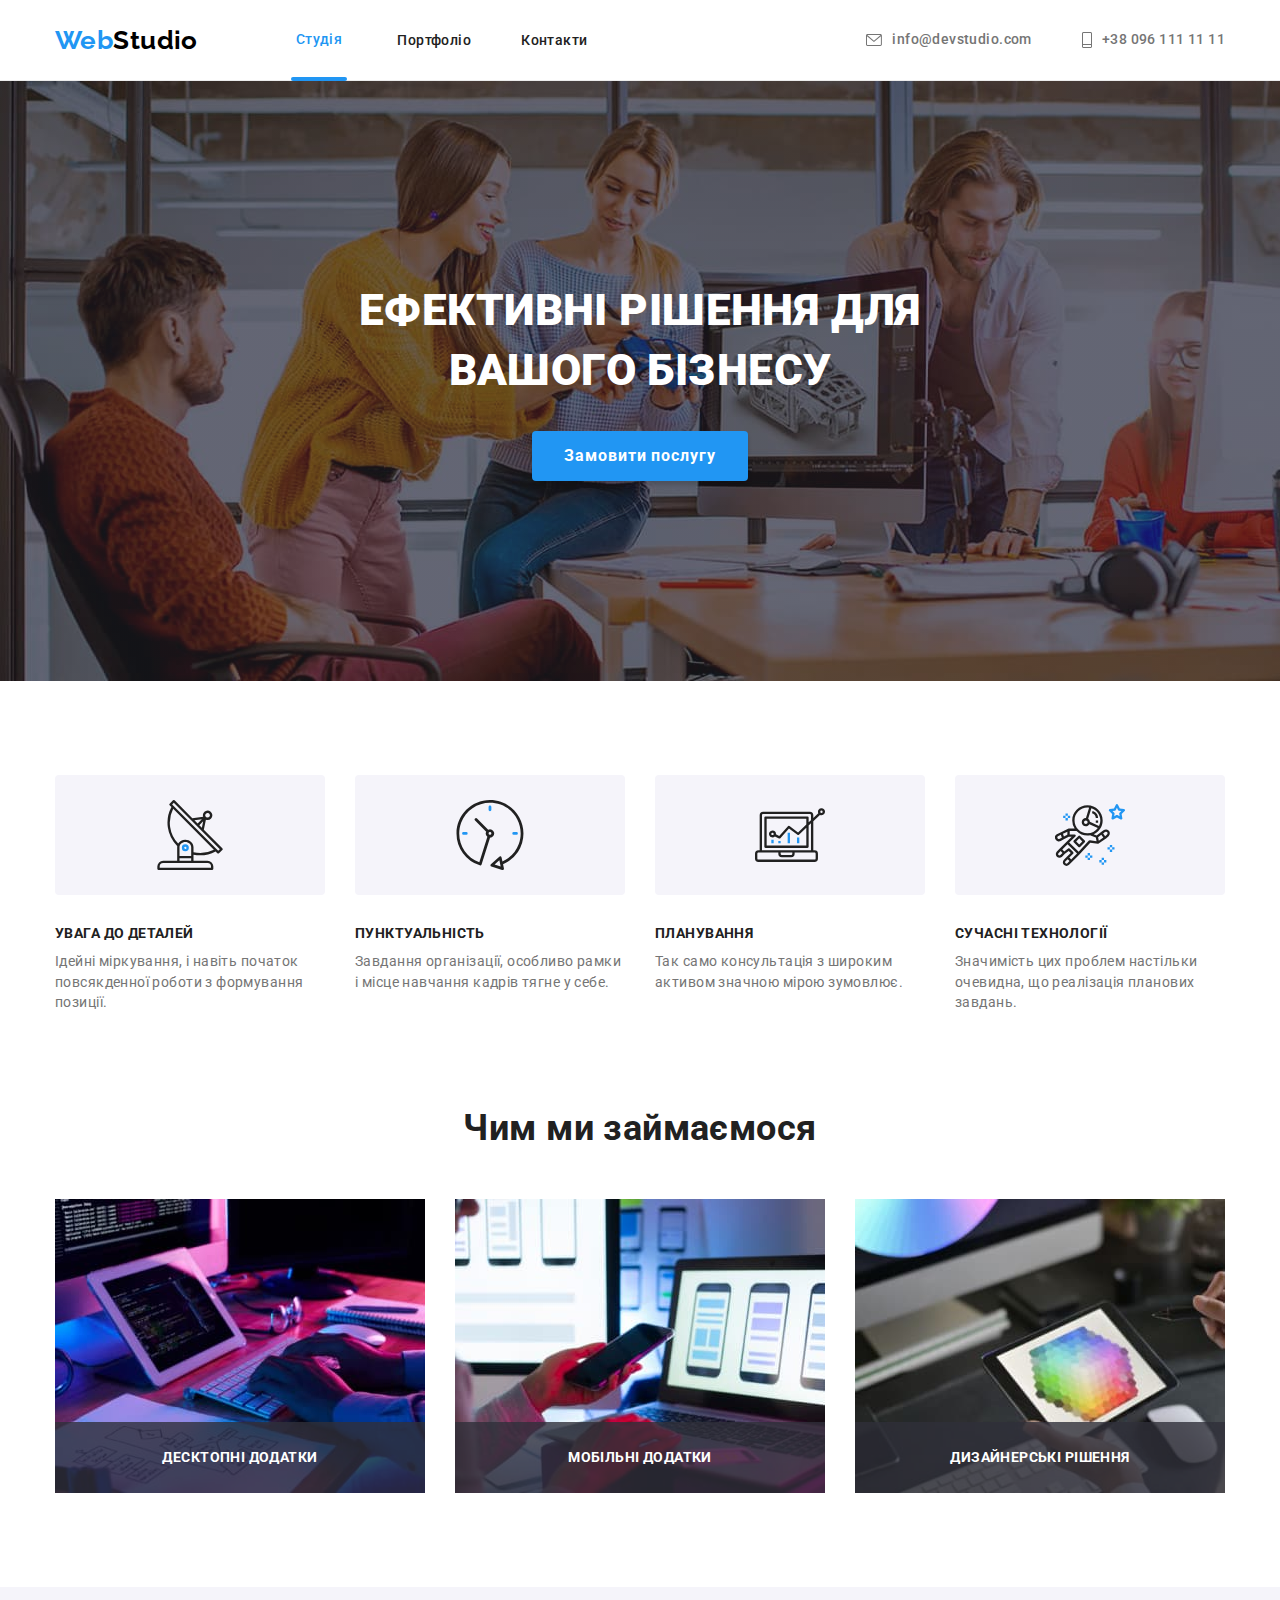
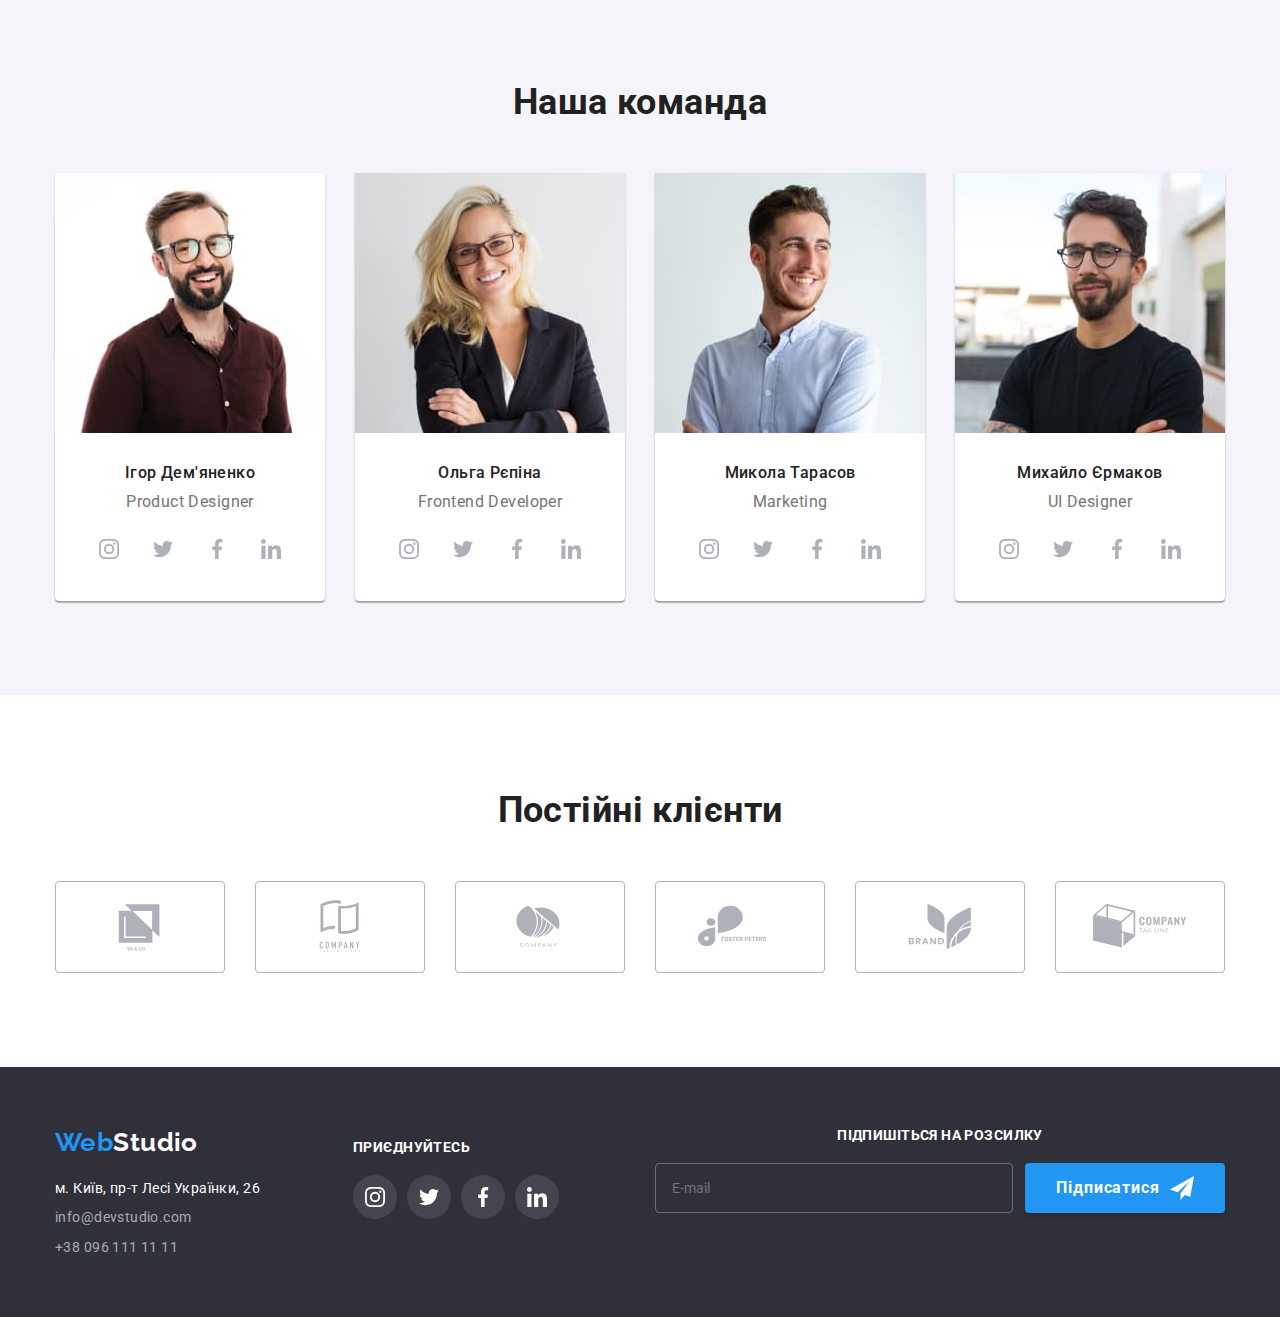
<file: index.html>
<!DOCTYPE html>
<html lang="uk">
  <head>
    <meta charset="UTF-8" />
    <meta http-equiv="X-UA-Compatible" content="IE=edge" />
    <meta name="viewport" content="width=device-width, initial-scale=1.0" />
    <title>Студія</title>
    <link rel="preconnect" href="https://fonts.googleapis.com" />
    <link rel="preconnect" href="https://fonts.gstatic.com" crossorigin />
    <link
      href="https://fonts.googleapis.com/css2?family=Raleway:wght@700&family=Roboto:wght@400;500;700;900&display=swap"
      rel="stylesheet"
    />
    <link
      rel="stylesheet"
      href="https://cdnjs.cloudflare.com/ajax/libs/modern-normalize/1.1.0/modern-normalize.min.css"
    />
    <link rel="stylesheet" href="./css/main.min.css" />
  </head>
  <body>
    <!-- бургер меню -->
    <button type="button" class="burger__open">
      <svg class="burger__icon" width="40" height="40">
        <use href="./images/symbol-defs.svg#icon-menu"></use>
      </svg>
    </button>
    <div class="burger-menu is-hidden">
      <ul class="burger-menu__list list">
        <li class="burger-menu__wrap">
          <a class="burger-menu__link link burger-menu__link--actual" href="./index.html">Студія</a>
        </li>
        <li class="burger-menu__wrap">
          <a class="burger-menu__link link" href="./portfolio.html">Портфоліо</a>
        </li>
        <li class="burger-menu__wrap"><a class="burger-menu__link link" href="">Контакти</a></li>
      </ul>
      <div class="burger-menu__down-part">
        <ul class="burger-menu__contacts list">
          <li class="burger-menu__wrap">
            <a class="burger-menu__tel link" href="tel:+380961111111"> +38 096 111 11 11 </a>
          </li>
          <li class="burger-menu__wrap">
            <a class="burger-menu__email link" href="mailto:info@devstudio.com">
              info@devstudio.com
            </a>
          </li>
        </ul>
        <ul class="burger-menu__social list">
          <li class="burger-menu__items">
            <a href="#" class="burger-menu__networks link">Instagram</a>
          </li>
          <li class="burger-menu__items">
            <a href="#" class="burger-menu__networks link">Twitter</a>
          </li>
          <li class="burger-menu__items">
            <a href="#" class="burger-menu__networks link">Facebook</a>
          </li>
          <li class="burger-menu__items">
            <a href="#" class="burger-menu__networks link">LinkedIn</a>
          </li>
        </ul>
      </div>
      <button type="button" class="burger__close">
        <svg class="burger__icon" width="40" height="40">
          <use href="./images/symbol-defs.svg#icon-close-burger"></use>
        </svg>
      </button>
    </div>
    <!-- шапка -->
    <header class="page-header">
      <div class="page-header__container container">
        <nav class="nav">
          <a class="logo link" href="./index.html" lang="en">
            Web<span class="logo--color-black">Studio</span>
          </a>
          <ul class="nav__list list">
            <li><a class="nav__link link nav__link--actual" href="./index.html">Студія</a></li>
            <li><a class="nav__link link" href="./portfolio.html">Портфоліо</a></li>
            <li><a class="nav__link link" href="">Контакти</a></li>
          </ul>
        </nav>
        <ul class="header-contacts list">
          <li>
            <a class="header-contacts__link link" href="mailto:info@devstudio.com">
              <svg class="header-contacts__icon" width="16" height="12">
                <use href="./images/symbol-defs.svg#icon-mail"></use>
              </svg>
              info@devstudio.com
            </a>
          </li>
          <li>
            <a class="header-contacts__link link" href="tel:+380961111111">
              <svg class="header-contacts__icon" width="10" height="16">
                <use href="./images/symbol-defs.svg#icon-tel"></use>
              </svg>
              +38 096 111 11 11
            </a>
          </li>
        </ul>
      </div>
    </header>
    <main>
      <!-- Герой -->
      <section class="hero section">
        <div class="hero__container container">
          <div class="hero__wrap">
            <h1 class="hero__title">Ефективні рішення для вашого бізнесу</h1>
            <button class="hero__button button" type="button" data-modal-open>
              Замовити послугу
            </button>
          </div>
        </div>
      </section>

      <!-- Особливості компанії -->
      <section class="section">
        <div class="container">
          <h2 class="section-title visually-hidden">Особливості</h2>
          <ul class="features list">
            <li class="features__item">
              <div class="features__icon">
                <svg width="70" height="70">
                  <use href="./images/symbol-defs.svg#icon-antenna"></use>
                </svg>
              </div>
              <h3 class="features__title title">Увага до деталей</h3>
              <p>Ідейні міркування, і навіть початок повсякденної роботи з формування позиції.</p>
            </li>
            <li class="features__item">
              <div class="features__icon">
                <svg width="70" height="70">
                  <use href="./images/symbol-defs.svg#icon-clock"></use>
                </svg>
              </div>
              <h3 class="features__title title">Пунктуальність</h3>
              <p>Завдання організації, особливо рамки і місце навчання кадрів тягне у себе.</p>
            </li>
            <li class="features__item">
              <div class="features__icon">
                <svg width="70" height="70">
                  <use href="./images/symbol-defs.svg#icon-diagram"></use>
                </svg>
              </div>
              <h3 class="features__title title">Планування</h3>
              <p>Так само консультація з широким активом значною мірою зумовлює.</p>
            </li>
            <li class="features__item">
              <div class="features__icon">
                <svg width="70" height="70">
                  <use href="./images/symbol-defs.svg#icon-astronaut"></use>
                </svg>
              </div>
              <h3 class="features__title title">Сучасні технології</h3>
              <p>Значимість цих проблем настільки очевидна, що реалізація планових завдань.</p>
            </li>
          </ul>
        </div>
      </section>

      <!-- Чим ми займаємося -->
      <section class="skills section">
        <div class="container">
          <h2 class="section-title">Чим ми займаємося</h2>
          <ul class="skills__list list">
            <li class="skills__item">
              <img
                srcset="
                  ./images/desktop/studio/img1-desktop.jpg    1x,
                  ./images/desktop/studio/img1-desktop@2x.jpg 2x
                "
                src="./images/desktop/studio/img1-desktop.jpg"
                alt="тестування"
                width="370"
              />
              <h3 class="skills__title title">десктопні додатки</h3>
            </li>
            <li class="skills__item">
              <img
                srcset="
                  ./images/desktop/studio/img2-desktop.jpg    1x,
                  ./images/desktop/studio/img2-desktop@2x.jpg 2x
                "
                src="./images/desktop/studio/img2-desktop.jpg"
                alt="тестування"
                width="370"
              />
              <h3 class="skills__title title">мобільні додатки</h3>
            </li>
            <li class="skills__item">
              <img
                srcset="
                  ./images/desktop/studio/img3-desktop.jpg    1x,
                  ./images/desktop/studio/img3-desktop@2x.jpg 2x
                "
                src="./images/desktop/studio/img3-desktop.jpg"
                alt="тестування"
                width="370"
              />
              <h3 class="skills__title title">дизайнерські рішення</h3>
            </li>
          </ul>
        </div>
      </section>

      <!-- Наша команда -->
      <section class="team section">
        <div class="container">
          <h2 class="section-title">Наша команда</h2>
          <ul class="team__list list">
            <li class="team__cards">
              <picture>
                <source
                  srcset="
                    ./images/desktop/studio/ihordemianenko-desktop.jpg    1x,
                    ./images/desktop/studio/ihordemianenko-desktop@2x.jpg 2x
                  "
                  media="(min-width: 1200px)"
                />
                <source
                  srcset="
                    ./images/tablet/studio/ihordemianenko-tablet.jpg    1x,
                    ./images/tablet/studio/ihordemianenko-tablet@2x.jpg 2x
                  "
                  media="(min-width: 768px)"
                />
                <source
                  srcset="
                    ./images/mob/studio/ihordemianenko-mob.jpg    1x,
                    ./images/mob/studio/ihordemianenko-mob@2x.jpg 2x
                  "
                  media="(max-width: 767px)"
                />
                <img
                  class="team__photo"
                  src="./images/mob/studio/ihordemianenko-mob.jpg"
                  alt="Ігор Дем'яненко"
                  width="450"
                  height="460"
                />
              </picture>
              <h3 class="team__title">Ігор Дем'яненко</h3>
              <p class="team__text" lang="en">Product Designer</p>
              <ul class="social list">
                <li>
                  <a class="link" href="#">
                    <div class="social__wrap">
                      <svg class="social__icon" width="20" height="20">
                        <use href="./images/symbol-defs.svg#icon-instagram"></use>
                      </svg>
                    </div>
                  </a>
                </li>
                <li>
                  <a class="link" href="#">
                    <div class="social__wrap">
                      <svg class="social__icon" width="20" height="20">
                        <use href="./images/symbol-defs.svg#icon-twitter"></use>
                      </svg>
                    </div>
                  </a>
                </li>
                <li>
                  <a class="link" href="#">
                    <div class="social__wrap">
                      <svg class="social__icon" width="20" height="20">
                        <use href="./images/symbol-defs.svg#icon-facebook"></use>
                      </svg>
                    </div>
                  </a>
                </li>
                <li>
                  <a class="link" href="#">
                    <div class="social__wrap">
                      <svg class="social__icon" width="20" height="20">
                        <use href="./images/symbol-defs.svg#icon-linkedin"></use>
                      </svg>
                    </div>
                  </a>
                </li>
              </ul>
            </li>
            <li class="team__cards">
              <picture>
                <source
                  srcset="
                    ./images/desktop/studio/olhariepina-desktop.jpg    1x,
                    ./images/desktop/studio/olhariepina-desktop@2x.jpg 2x
                  "
                  media="(min-width: 1200px)"
                />
                <source
                  srcset="
                    ./images/tablet/studio/olhariepina-tablet.jpg    1x,
                    ./images/tablet/studio/olhariepina-tablet@2x.jpg 2x
                  "
                  media="(min-width: 768px)"
                />
                <source
                  srcset="
                    ./images/mob/studio/olhariepina-mob.jpg    1x,
                    ./images/mob/studio/olhariepina-mob@2x.jpg 2x
                  "
                  media="(max-width: 767px)"
                />
                <img
                  class="team__photo"
                  src="./images/mob/studio/olhariepina-mob.jpg"
                  alt="Ольга Рєпіна"
                  width="450"
                  height="460"
                />
              </picture>
              <h3 class="team__title">Ольга Рєпіна</h3>
              <p class="team__text" lang="en">Frontend Developer</p>
              <ul class="social list">
                <li>
                  <a class="link" href="#">
                    <div class="social__wrap">
                      <svg class="social__icon" width="20" height="20">
                        <use href="./images/symbol-defs.svg#icon-instagram"></use>
                      </svg>
                    </div>
                  </a>
                </li>
                <li>
                  <a class="link" href="#">
                    <div class="social__wrap">
                      <svg class="social__icon" width="20" height="20">
                        <use href="./images/symbol-defs.svg#icon-twitter"></use>
                      </svg>
                    </div>
                  </a>
                </li>
                <li>
                  <a class="link" href="#">
                    <div class="social__wrap">
                      <svg class="social__icon" width="20" height="20">
                        <use href="./images/symbol-defs.svg#icon-facebook"></use>
                      </svg>
                    </div>
                  </a>
                </li>
                <li>
                  <a class="link" href="#">
                    <div class="social__wrap">
                      <svg class="social__icon" width="20" height="20">
                        <use href="./images/symbol-defs.svg#icon-linkedin"></use>
                      </svg>
                    </div>
                  </a>
                </li>
              </ul>
            </li>
            <li class="team__cards">
              <picture>
                <source
                  srcset="
                    ./images/desktop/studio/mykolatarasov-desktop.jpg    1x,
                    ./images/desktop/studio/mykolatarasov-desktop@2x.jpg 2x
                  "
                  media="(min-width: 1200px)"
                />
                <source
                  srcset="
                    ./images/tablet/studio/mykolatarasov-tablet.jpg    1x,
                    ./images/tablet/studio/mykolatarasov-tablet@2x.jpg 2x
                  "
                  media="(min-width: 768px)"
                />
                <source
                  srcset="
                    ./images/mob/studio/mykolatarasov-mob.jpg    1x,
                    ./images/mob/studio/mykolatarasov-mob@2x.jpg 2x
                  "
                  media="(max-width: 767px)"
                />
                <img
                  class="team__photo"
                  src="./images/mob/studio/mykolatarasov-mob.jpg"
                  alt="Микола Тарасов"
                  width="450"
                  height="460"
                />
              </picture>
              <h3 class="team__title">Микола Тарасов</h3>
              <p class="team__text" lang="en">Marketing</p>
              <ul class="social list">
                <li>
                  <a class="link" href="#">
                    <div class="social__wrap">
                      <svg class="social__icon" width="20" height="20">
                        <use href="./images/symbol-defs.svg#icon-instagram"></use>
                      </svg>
                    </div>
                  </a>
                </li>
                <li>
                  <a class="link" href="#">
                    <div class="social__wrap">
                      <svg class="social__icon" width="20" height="20">
                        <use href="./images/symbol-defs.svg#icon-twitter"></use>
                      </svg>
                    </div>
                  </a>
                </li>
                <li>
                  <a class="link" href="#">
                    <div class="social__wrap">
                      <svg class="social__icon" width="20" height="20">
                        <use href="./images/symbol-defs.svg#icon-facebook"></use>
                      </svg>
                    </div>
                  </a>
                </li>
                <li>
                  <a class="link" href="#">
                    <div class="social__wrap">
                      <svg class="social__icon" width="20" height="20">
                        <use href="./images/symbol-defs.svg#icon-linkedin"></use>
                      </svg>
                    </div>
                  </a>
                </li>
              </ul>
            </li>
            <li class="team__cards">
              <picture>
                <source
                  srcset="
                    ./images/desktop/studio/mykhailoyermakov-desktop.jpg    1x,
                    ./images/desktop/studio/mykhailoyermakov-desktop@2x.jpg 2x
                  "
                  media="(min-width: 1200px)"
                />
                <source
                  srcset="
                    ./images/tablet/studio/mykhailoyermakov-tablet.jpg    1x,
                    ./images/tablet/studio/mykhailoyermakov-tablet@2x.jpg 2x
                  "
                  media="(min-width: 768px)"
                />
                <source
                  srcset="
                    ./images/mob/studio/mykhailoyermakov-mob.jpg    1x,
                    ./images/mob/studio/mykhailoyermakov-mob@2x.jpg 2x
                  "
                  media="(max-width: 767px)"
                />
                <img
                  class="team__photo"
                  src="./images/mob/studio/mykhailoyermakov-mob.jpg"
                  alt="Михайло Єрмаков"
                  width="450"
                  height="460"
                />
              </picture>
              <h3 class="team__title">Михайло Єрмаков</h3>
              <p class="team__text" lang="en">UI Designer</p>
              <ul class="social list">
                <li>
                  <a class="link" href="#">
                    <div class="social__wrap">
                      <svg class="social__icon" width="20" height="20">
                        <use href="./images/symbol-defs.svg#icon-instagram"></use>
                      </svg>
                    </div>
                  </a>
                </li>
                <li>
                  <a class="link" href="#">
                    <div class="social__wrap">
                      <svg class="social__icon" width="20" height="20">
                        <use href="./images/symbol-defs.svg#icon-twitter"></use>
                      </svg>
                    </div>
                  </a>
                </li>
                <li>
                  <a class="link" href="#">
                    <div class="social__wrap">
                      <svg class="social__icon" width="20" height="20">
                        <use href="./images/symbol-defs.svg#icon-facebook"></use>
                      </svg>
                    </div>
                  </a>
                </li>
                <li>
                  <a class="link" href="#">
                    <div class="social__wrap">
                      <svg class="social__icon" width="20" height="20">
                        <use href="./images/symbol-defs.svg#icon-linkedin"></use>
                      </svg>
                    </div>
                  </a>
                </li>
              </ul>
            </li>
          </ul>
        </div>
      </section>

      <!-- Постійні клієнти -->
      <section class="clients section">
        <div class="container">
          <h2 class="section-title">Постійні клієнти</h2>
          <ul class="clients__list list">
            <li>
              <a class="clients__link link" href="#">
                <div class="clients__wrap">
                  <svg class="clients__icon" width="106" height="60">
                    <use href="./images/symbol-defs.svg#icon-client-1"></use>
                  </svg>
                </div>
              </a>
            </li>
            <li class="clients__item">
              <a class="clients__link link" href="#">
                <div class="clients__wrap">
                  <svg class="clients__icon" width="106" height="60">
                    <use href="./images/symbol-defs.svg#icon-client-2"></use>
                  </svg>
                </div>
              </a>
            </li>
            <li class="clients__item">
              <a class="clients__link link" href="#">
                <div class="clients__wrap">
                  <svg class="clients__icon" width="106" height="60">
                    <use href="./images/symbol-defs.svg#icon-client-3"></use>
                  </svg>
                </div>
              </a>
            </li>
            <li class="clients__item">
              <a class="clients__link link" href="#">
                <div class="clients__wrap">
                  <svg class="clients__icon" width="106" height="60">
                    <use href="./images/symbol-defs.svg#icon-client-4"></use>
                  </svg>
                </div>
              </a>
            </li>
            <li class="clients__item">
              <a class="clients__link link" href="#">
                <div class="clients__wrap">
                  <svg class="clients__icon" width="106" height="60">
                    <use href="./images/symbol-defs.svg#icon-client-5"></use>
                  </svg>
                </div>
              </a>
            </li>
            <li class="clients__item">
              <a class="clients__link link" href="#">
                <div class="clients__wrap">
                  <svg class="clients__icon" width="106" height="60">
                    <use href="./images/symbol-defs.svg#icon-client-6"></use>
                  </svg>
                </div>
              </a>
            </li>
          </ul>
        </div>
      </section>
    </main>

    <!-- Підвал -->
    <footer class="page-footer">
      <div class="page-footer__container container">
        <div class="page-footer__logoandsocial-wrap">
          <!-- лого і контакти -->
          <div class="page-footer__wrap">
            <a class="logo link" href="./index.html" lang="en">
              Web<span class="logo--color-white">Studio</span>
            </a>
            <!-- контакти в підвалі -->
            <address>
              <ul class="footer-contacts list">
                <li class="footer-contacts__item">
                  <a
                    class="footer-contacts__link link footer-contacts__link--map"
                    href="https://goo.gl/maps/V94aspMxWCVMp6bf6"
                    target="_blank"
                    rel="noopener noreferrer"
                    >м. Київ, пр-т Лесі Українки, 26</a
                  >
                </li>
                <li class="footer-contacts__item">
                  <a class="footer-contacts__link link" href="mailto:info@devstudio.com"
                    >info@devstudio.com</a
                  >
                </li>
                <li class="footer-contacts__item">
                  <a class="footer-contacts__link link" href="tel:+380961111111"
                    >+38 096 111 11 11</a
                  >
                </li>
              </ul>
            </address>
          </div>
          <!-- соцмережі в підвалі -->
          <div class="footer-social">
            <h3 class="title title--footer-social">приєднуйтесь</h3>
            <ul class="social list">
              <li>
                <a class="link" href="#">
                  <div class="social__wrap social__wrap--footer-social">
                    <svg class="social__icon social__icon--footer-social" width="20" height="20">
                      <use href="./images/symbol-defs.svg#icon-instagram"></use>
                    </svg>
                  </div>
                </a>
              </li>
              <li>
                <a class="link" href="#">
                  <div class="social__wrap social__wrap--footer-social">
                    <svg class="social__icon social__icon--footer-social" width="20" height="20">
                      <use href="./images/symbol-defs.svg#icon-twitter"></use>
                    </svg>
                  </div>
                </a>
              </li>
              <li>
                <a class="link" href="#">
                  <div class="social__wrap social__wrap--footer-social">
                    <svg class="social__icon social__icon--footer-social" width="20" height="20">
                      <use href="./images/symbol-defs.svg#icon-facebook"></use>
                    </svg>
                  </div>
                </a>
              </li>
              <li>
                <a class="link" href="#">
                  <div class="social__wrap social__wrap--footer-social">
                    <svg class="social__icon social__icon--footer-social" width="20" height="20">
                      <use href="./images/symbol-defs.svg#icon-linkedin"></use>
                    </svg>
                  </div>
                </a>
              </li>
            </ul>
          </div>
        </div>
        <!-- форма підписки -->
        <div class="subscribe">
          <h3 class="title title--subscribe">Підпишіться на розсилку</h3>
          <div class="subscribe__form">
            <input
              class="subscribe__email"
              type="email"
              name="subsribe-email"
              placeholder="E-mail"
            />
            <button type="submit" class="subscribe__button button">
              <span>Підписатися</span>
              <svg class="subscribe__icon" width="24" height="24">
                <use href="./images/symbol-defs.svg#icon-send"></use>
              </svg>
            </button>
          </div>
        </div>
      </div>
    </footer>
    <!-- modal window -->
    <div class="modal__backdrop is-hidden" data-modal>
      <div class="modal">
        <p class="modal__title">Залиште свої дані, ми вам передзвонимо</p>
        <form name="user-meta" class="modal__form">
          <label for="user-name" class="modal__label"> Ім'я </label>
          <div class="modal__wrap">
            <input type="text" id="user-name" name="user-name" class="modal__meta" required />
            <svg class="modal__icon" width="18" height="18">
              <use href="./images/symbol-defs.svg#icon-person"></use>
            </svg>
          </div>
          <label for="user-tel" class="modal__label"> Телефон </label>
          <div class="modal__wrap">
            <input type="tel" id="user-tel" name="telephone_number" class="modal__meta" required />
            <svg class="modal__icon" width="18" height="18">
              <use href="./images/symbol-defs.svg#icon-phone"></use>
            </svg>
          </div>
          <label for="user-email" class="modal__label"> Пошта </label>
          <div class="modal__wrap">
            <input type="email" id="user-email" name="e-mail" class="modal__meta" required />
            <svg class="modal__icon" width="18" height="18">
              <use href="./images/symbol-defs.svg#icon-email"></use>
            </svg>
          </div>
          <label for="user-comment" class="modal__label"> Коментар </label>
          <textarea
            name="user-comment"
            class="modal__meta modal__meta--comment"
            rows="7"
            placeholder="Введіть текст"
          ></textarea>
          <input
            type="checkbox"
            name="user-agreement"
            id="user-agreement"
            class="custom-check__hidden-check visually-hidden"
          />
          <label for="user-agreement" class="modal__agreement">
            <span class="custom-check">
              <svg class="custom-check__icon" width="12" height="9">
                <use href="./images/symbol-defs.svg#icon-check"></use>
              </svg>
            </span>
            Погоджуюся з розсилкою та приймаю 
            <a class="modal__link" href="#">Умови договору</a>
          </label>
          <button class="modal__button button" type="submit">Відправити</button>
        </form>

        <button class="close-button" type="submit" data-modal-close>
          <svg class="close-button__icon">
            <use href="./images/symbol-defs.svg#icon-close" width="18" height="18"></use>
          </svg>
        </button>
      </div>
    </div>

    <script src="./js/modal.js"></script>
    <script src="./js/burger-menu.js"></script>
  </body>
</html>
</file>
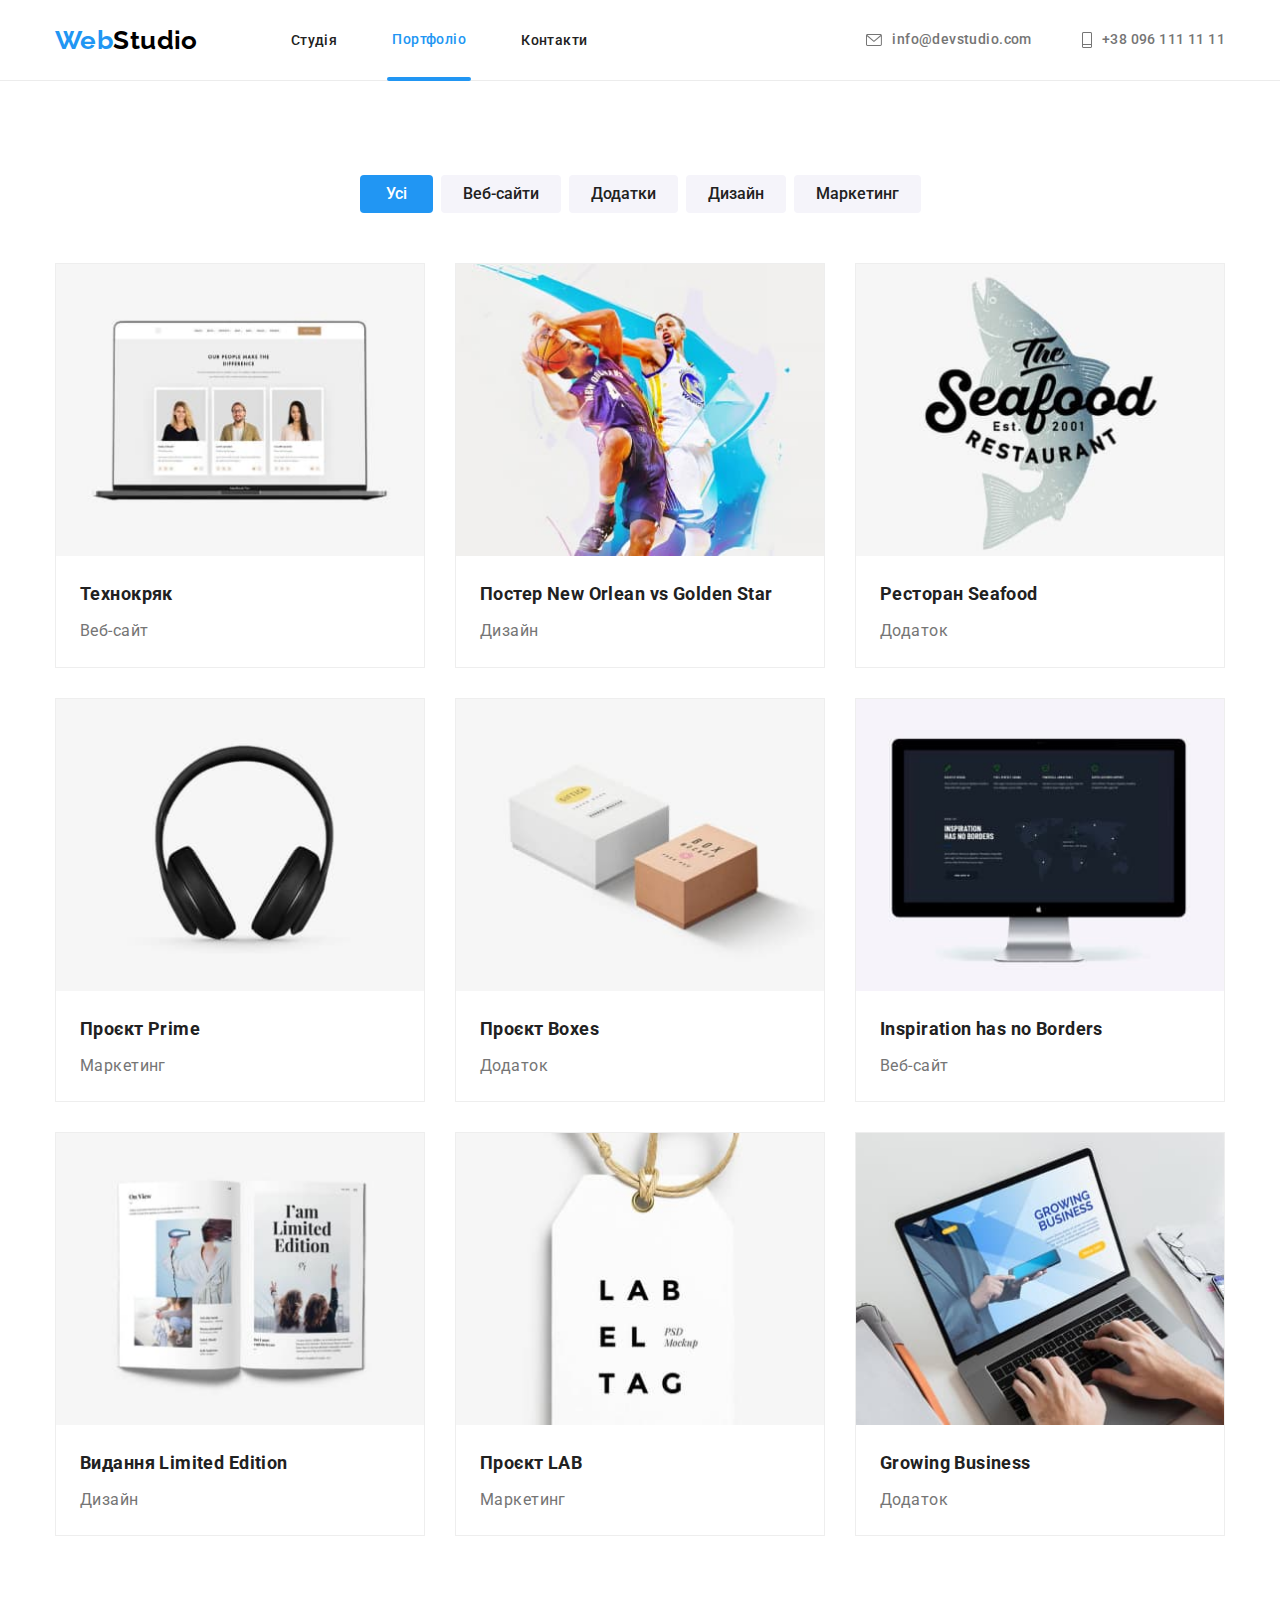
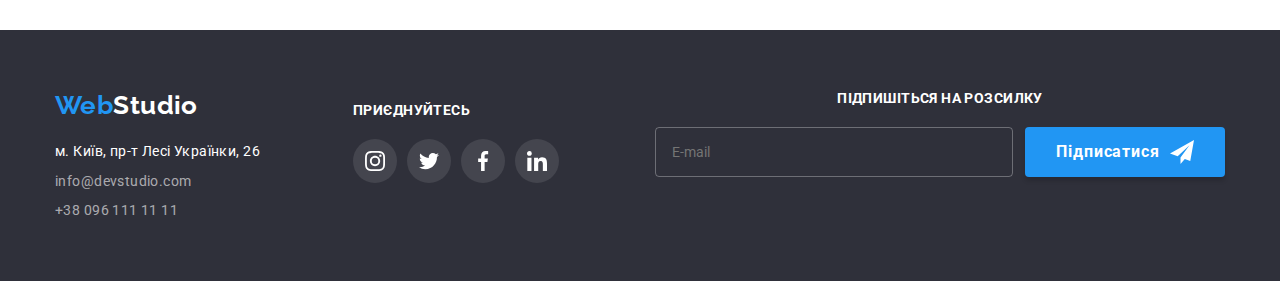
<file: portfolio.html>
<!DOCTYPE html>
<html lang="uk">
  <head>
    <meta charset="UTF-8" />
    <meta http-equiv="X-UA-Compatible" content="IE=edge" />
    <meta name="viewport" content="width=device-width, initial-scale=1.0" />
    <title>Портфоліо</title>
    <link rel="preconnect" href="https://fonts.googleapis.com" />
    <link rel="preconnect" href="https://fonts.gstatic.com" crossorigin />
    <link
      href="https://fonts.googleapis.com/css2?family=Raleway:wght@700&family=Roboto:wght@400;500;700;900&display=swap"
      rel="stylesheet"
    />
    <link
      rel="stylesheet"
      href="https://cdnjs.cloudflare.com/ajax/libs/modern-normalize/1.1.0/modern-normalize.min.css"
    />
    <link rel="stylesheet" href="./css/main.min.css" />
  </head>

  <body>
    <!-- бургер меню -->
    <button type="button" class="burger__open">
      <svg class="burger__icon" width="40" height="40">
        <use href="./images/symbol-defs.svg#icon-menu"></use>
      </svg>
    </button>
    <div class="burger-menu is-hidden">
      <ul class="burger-menu__list list">
        <li class="burger-menu__wrap"><a class="burger-menu__link link" href="./index.html">Студія</a></li>
        <li class="burger-menu__wrap"><a class="burger-menu__link link burger-menu__link--actual" href="./portfolio.html">Портфоліо</a></li>
        <li class="burger-menu__wrap"><a class="burger-menu__link link" href="">Контакти</a></li>
      </ul>
      <div class="burger-menu__down-part">
        <ul class="burger-menu__contacts list">
          <li class="burger-menu__wrap">
            <a class="burger-menu__tel link" href="tel:+380961111111">
              +38 096 111 11 11
            </a>
          </li>
          <li class="burger-menu__wrap">
            <a class="burger-menu__email link" href="mailto:info@devstudio.com">
              info@devstudio.com
            </a>
          </li>
        </ul>
        <ul class="burger-menu__social list">
          <li class="burger-menu__items">
            <a href="#" class="burger-menu__networks link">Instagram</a>
          </li>
          <li class="burger-menu__items">
            <a href="#" class="burger-menu__networks link">Twitter</a>
          </li>
          <li class="burger-menu__items">
            <a href="#" class="burger-menu__networks link">Facebook</a>
          </li>
          <li class="burger-menu__items">
            <a href="#" class="burger-menu__networks link">LinkedIn</a>
          </li>
        </ul>
      </div>
      <button type="button" class="burger__close">
        <svg class="burger__icon" width="40" height="40">
          <use href="./images/symbol-defs.svg#icon-close-burger"></use>
        </svg>
      </button>
    </div>
    <!-- хедер -->
    <header class="page-header">
      <div class="page-header__container container">
        <nav>
          <div class="nav">
            <!-- лого в хедері -->
              <a class="logo link" href="./index.html" lang="en">
                Web<span class="logo--color-black">Studio</span>
              </a>
            <!-- навігаційне меню -->
            <ul class="nav__list list">
              <li><a class="nav__link link" href="./index.html">Студія</a></li>
              <li><a class="nav__link link nav__link--actual" href="./portfolio.html">Портфоліо</a></li>
              <li><a class="nav__link link" href="">Контакти</a></li>
            </ul>
          </div>
        </nav>

        <!-- контакти в шапці -->
        <ul class="header-contacts list">
          <li>
            <a class="header-contacts__link link" href="mailto:info@devstudio.com">
              <svg class="header-contacts__icon" width="16" height="12">
                <use href="./images/symbol-defs.svg#icon-mail"></use>
              </svg>
              info@devstudio.com
            </a>
          </li>
          <li>
            <a class="header-contacts__link link" href="tel:+380961111111">
              <svg class="header-contacts__icon" width="10" height="16">
                <use href="./images/symbol-defs.svg#icon-tel"></use>
              </svg>
              +38 096 111 11 11
            </a>
          </li>
        </ul>
      </div>
    </header>

    <main>
      <section class="portfolio section">
        <div class="container">
          <h1 class="section-title visually-hidden">Портфоліо</h1>
          <!-- фільтри -->
          <ul class="filter list">
            <li class="filter__item">
              <button class="filter__button filter__button--actual" type="button">Усі</button>
            </li>
            <li class="filter__item">
              <button class="filter__button" type="button">Веб-сайти</button>
            </li>
            <li class="filter__item">
              <button class="filter__button" type="button">Додатки</button>
            </li>
            <li class="filter__item">
              <button class="filter__button" type="button">Дизайн</button>
            </li>
            <li class="filter__item">
              <button class="filter__button" type="button">Маркетинг</button>
            </li>
          </ul>
          
          <!-- приклади робіт -->
          <ul class="portfolio__list list">
            <li class="portfolio__item">
              <div class="portfolio__wrap">
                <picture>
                <source
                  srcset="
                    ./images/desktop/portfolio/technokryak-desktop.jpg    1x,
                    ./images/desktop/portfolio/technokryak-desktop@2x.jpg 2x
                  "
                  sizes="370px 294px"
                  media="(min-width: 1200px)"
                />
                <source
                  srcset="
                    ./images/tablet/portfolio/technokryak-tablet.jpg    1x,
                    ./images/tablet/portfolio/technokryak-tablet@2x.jpg 2x
                  "
                  sizes="354px 294px"
                  media="(min-width: 768px)"
                />
                <source
                  srcset="
                    ./images/mob/portfolio/technokryak-mob.jpg    1x,
                    ./images/mob/portfolio/technokryak-mob@2x.jpg 2x
                  "
                  sizes="450px 294px"
                  media="(max-width: 767px)"
                />
                <img
                  class="portfolio__img"
                  src="./images/mob/portfolio/technokryak-mob.jpg"
                  alt="екран ноутбуку"
                  width="450"
                  height="294"
                />
              </picture>
              <p class="portfolio__overlay">Ресурс пропонує комплексні пропозиції з різним рівнем функціоналу та сервісів. Все це дозволить відвідувачу отримати вичерпні відомості про компанію чи приватну особу.</p>
              </div>
              <div class="portfolio__meta">
                <h2 class="portfolio__title">Технокряк</h2>
                <p class="portfolio__text">Веб-сайт</p>
              </div>
            </li>
            <li class="portfolio__item">
              <div class="portfolio__wrap">
                <picture>
                <source
                  srcset="
                    ./images/desktop/portfolio/neworlean-desktop.jpg    1x,
                    ./images/desktop/portfolio/neworlean-desktop@2x.jpg 2x
                  "
                  sizes="370px 294px"
                  media="(min-width: 1200px)"
                />
                <source
                  srcset="
                    ./images/tablet/portfolio/neworlean-tablet.jpg    1x,
                    ./images/tablet/portfolio/neworlean-tablet@2x.jpg 2x
                  "
                  sizes="354px 294px"
                  media="(min-width: 768px)"
                />
                <source
                  srcset="
                    ./images/mob/portfolio/neworlean-mob.jpg    1x,
                    ./images/mob/portfolio/neworlean-mob@2x.jpg 2x
                  "
                  sizes="450px 294px"
                  media="(max-width: 767px)"
                />
                <img
                  class="portfolio__img"
                  src="./images/mob/portfolio/neworlean-mob.jpg"
                  alt="екран ноутбуку"
                  width="450"
                  height="294"
                />
              </picture>
              <p class="portfolio__overlay">Lorem ipsum dolor sit amet consectetur adipisicing elit. Veniam repellendus sint exercitationem eum, aperiam laboriosam.</p>
              </div>
              <div class="portfolio__meta">
              <h2 class="portfolio__title">Постер <span lang="en">New Orlean vs Golden Star</span></h2>
              <p class="portfolio__text">Дизайн</p>
              </div>
            </li>
            <li class="portfolio__item">
              <div class="portfolio__wrap">
              <picture>
                <source
                  srcset="
                    ./images/desktop/portfolio/seafood-desktop.jpg    1x,
                    ./images/desktop/portfolio/seafood-desktop@2x.jpg 2x
                  "
                  sizes="370px 294px"
                  media="(min-width: 1200px)"
                />
                <source
                  srcset="
                    ./images/tablet/portfolio/seafood-tablet.jpg    1x,
                    ./images/tablet/portfolio/seafood-tablet@2x.jpg 2x
                  "
                  sizes="354px 294px"
                  media="(min-width: 768px)"
                />
                <source
                  srcset="
                    ./images/mob/portfolio/seafood-mob.jpg    1x,
                    ./images/mob/portfolio/seafood-mob@2x.jpg 2x
                  "
                  sizes="450px 294px"
                  media="(max-width: 767px)"
                />
                <img
                  class="portfolio__img"
                  src="./images/mob/portfolio/seafood-mob.jpg"
                  alt="екран ноутбуку"
                  width="450"
                  height="294"
                />
              </picture>
              <p class="portfolio__overlay">Lorem ipsum dolor sit amet consectetur adipisicing elit. Veniam repellendus sint exercitationem eum, aperiam laboriosam.</p>
              </div>
              <div class="portfolio__meta">
              <h2 class="portfolio__title">Ресторан <span lang="en">Seafood</span></h2>
              <p class="portfolio__text">Додаток</p>
              </div>
            </li>
            <li class="portfolio__item">
              <div class="portfolio__wrap">
                <picture>
                <source
                  srcset="
                    ./images/desktop/portfolio/prime-desktop.jpg    1x,
                    ./images/desktop/portfolio/prime-desktop@2x.jpg 2x
                  "
                  sizes="370px 294px"
                  media="(min-width: 1200px)"
                />
                <source
                  srcset="
                    ./images/tablet/portfolio/prime-tablet.jpg    1x,
                    ./images/tablet/portfolio/prime-tablet@2x.jpg 2x
                  "
                  sizes="354px 294px"
                  media="(min-width: 768px)"
                />
                <source
                  srcset="
                    ./images/mob/portfolio/prime-mob.jpg    1x,
                    ./images/mob/portfolio/prime-mob@2x.jpg 2x
                  "
                  sizes="450px 294px"
                  media="(max-width: 767px)"
                />
                <img
                  class="portfolio__img"
                  src="./images/mob/portfolio/prime-mob.jpg"
                  alt="екран ноутбуку"
                  width="450"
                  height="294"
                />
              </picture>
                <p class="portfolio__overlay">Lorem ipsum dolor sit amet consectetur adipisicing elit. Veniam repellendus sint exercitationem eum, aperiam laboriosam.</p>
              </div>
              <div class="portfolio__meta">
              <h2 class="portfolio__title">Проєкт <span lang="en">Prime</span></h2>
              <p class="portfolio__text">Маркетинг</p>
              </div>
            </li>
            <li class="portfolio__item">
              <div class="portfolio__wrap">
                <picture>
                <source
                  srcset="
                    ./images/desktop/portfolio/boxes-desktop.jpg    1x,
                    ./images/desktop/portfolio/boxes-desktop@2x.jpg 2x
                  "
                  sizes="370px 294px"
                  media="(min-width: 1200px)"
                />
                <source
                  srcset="
                    ./images/tablet/portfolio/boxes-tablet.jpg    1x,
                    ./images/tablet/portfolio/boxes-tablet@2x.jpg 2x
                  "
                  sizes="354px 294px"
                  media="(min-width: 768px)"
                />
                <source
                  srcset="
                    ./images/mob/portfolio/boxes-mob.jpg    1x,
                    ./images/mob/portfolio/boxes-mob@2x.jpg 2x
                  "
                  sizes="450px 294px"
                  media="(max-width: 767px)"
                />
                <img
                  class="portfolio__img"
                  src="./images/mob/portfolio/boxes-mob.jpg"
                  alt="екран ноутбуку"
                  width="450"
                  height="294"
                />
              </picture>
              <p class="portfolio__overlay">Lorem ipsum dolor sit amet consectetur adipisicing elit. Veniam repellendus sint exercitationem eum, aperiam laboriosam.</p>
              </div>
              <div class="portfolio__meta">
              <h2 class="portfolio__title">Проєкт <span lang="en">Boxes</span></h2>
              <p class="portfolio__text">Додаток</p>
              </div>
            </li>
            <li class="portfolio__item">
              <div class="portfolio__wrap">
                <picture>
                <source
                  srcset="
                    ./images/desktop/portfolio/inspiration-desktop.jpg    1x,
                    ./images/desktop/portfolio/inspiration-desktop@2x.jpg 2x
                  "
                  sizes="370px 294px"
                  media="(min-width: 1200px)"
                />
                <source
                  srcset="
                    ./images/tablet/portfolio/inspiration-tablet.jpg    1x,
                    ./images/tablet/portfolio/inspiration-tablet@2x.jpg 2x
                  "
                  sizes="354px 294px"
                  media="(min-width: 768px)"
                />
                <source
                  srcset="
                    ./images/mob/portfolio/inspiration-mob.jpg    1x,
                    ./images/mob/portfolio/inspiration-mob@2x.jpg 2x
                  "
                  sizes="450px 294px"
                  media="(max-width: 767px)"
                />
                <img
                  class="portfolio__img"
                  src="./images/mob/portfolio/inspiration-mob.jpg"
                  alt="екран ноутбуку"
                  width="450"
                  height="294"
                />
              </picture>
              <p class="portfolio__overlay">Lorem ipsum dolor sit amet consectetur adipisicing elit. Veniam repellendus sint exercitationem eum, aperiam laboriosam.</p>
              </div>
              <div class="portfolio__meta">
              <h2 class="portfolio__title" lang="en">Inspiration has no Borders</h2>
              <p class="portfolio__text">Веб-сайт</p>
              </div>
            </li>

            <li class="portfolio__item">
              <div class="portfolio__wrap">
                <picture>
                <source
                  srcset="
                    ./images/desktop/portfolio/limitededition-desktop.jpg    1x,
                    ./images/desktop/portfolio/limitededition-desktop@2x.jpg 2x
                  "
                  sizes="370px 294px"
                  media="(min-width: 1200px)"
                />
                <source
                  srcset="
                    ./images/tablet/portfolio/limitededition-tablet.jpg    1x,
                    ./images/tablet/portfolio/limitededition-tablet@2x.jpg 2x
                  "
                  sizes="354px 294px"
                  media="(min-width: 768px)"
                />
                <source
                  srcset="
                    ./images/mob/portfolio/limitededition-mob.jpg    1x,
                    ./images/mob/portfolio/limitededition-mob@2x.jpg 2x
                  "
                  sizes="450px 294px"
                  media="(max-width: 767px)"
                />
                <img
                  class="portfolio__img"
                  src="./images/mob/portfolio/limitededition-mob.jpg"
                  alt="екран ноутбуку"
                  width="450"
                  height="294"
                />
              </picture>
              <p class="portfolio__overlay">Lorem ipsum dolor sit amet consectetur adipisicing elit. Veniam repellendus sint exercitationem eum, aperiam laboriosam.</p>
              </div>
              <div class="portfolio__meta">
              <h2 class="portfolio__title">Видання <span lang="en">Limited Edition</span></h2>
              <p class="portfolio__text">Дизайн</p>
              </div>
            </li>
            <li class="portfolio__item">
              <div class="portfolio__wrap">
                <picture>
                <source
                  srcset="
                    ./images/desktop/portfolio/lab-desktop.jpg    1x,
                    ./images/desktop/portfolio/lab-desktop@2x.jpg 2x
                  "
                  sizes="370px 294px"
                  media="(min-width: 1200px)"
                />
                <source
                  srcset="
                    ./images/tablet/portfolio/lab-tablet.jpg    1x,
                    ./images/tablet/portfolio/lab-tablet@2x.jpg 2x
                  "
                  sizes="354px 294px"
                  media="(min-width: 768px)"
                />
                <source
                  srcset="
                    ./images/mob/portfolio/lab-mob.jpg    1x,
                    ./images/mob/portfolio/lab-mob@2x.jpg 2x
                  "
                  sizes="450px 294px"
                  media="(max-width: 767px)"
                />
                <img
                  class="portfolio__img"
                  src="./images/mob/portfolio/lab-mob.jpg"
                  alt="екран ноутбуку"
                  width="450"
                  height="294"
                />
              </picture>
              <p class="portfolio__overlay">Lorem ipsum dolor sit amet consectetur adipisicing elit. Veniam repellendus sint exercitationem eum, aperiam laboriosam.</p>
              </div>
              <div class="portfolio__meta">
              <h2 class="portfolio__title">Проєкт <span lang="en">LAB</span></h2>
              <p class="portfolio__text">Маркетинг</p>
              </div>
            </li>
            <li class="portfolio__item">
              <div class="portfolio__wrap">
                                <picture>
                <source
                  srcset="
                    ./images/desktop/portfolio/growingbusiness-desktop.jpg    1x,
                    ./images/desktop/portfolio/growingbusiness-desktop@2x.jpg 2x
                  "
                  sizes="370px 294px"
                  media="(min-width: 1200px)"
                />
                <source
                  srcset="
                    ./images/tablet/portfolio/growingbusiness-tablet.jpg    1x,
                    ./images/tablet/portfolio/growingbusiness-tablet@2x.jpg 2x
                  "
                  sizes="354px 294px"
                  media="(min-width: 768px)"
                />
                <source
                  srcset="
                    ./images/mob/portfolio/growingbusiness-mob.jpg    1x,
                    ./images/mob/portfolio/growingbusiness-mob@2x.jpg 2x
                  "
                  sizes="450px 294px"
                  media="(max-width: 767px)"
                />
                <img
                  class="portfolio__img"
                  src="./images/mob/portfolio/growingbusiness-mob.jpg"
                  alt="екран ноутбуку"
                  width="450"
                  height="294"
                />
              </picture>
              <p class="portfolio__overlay">Lorem ipsum dolor sit amet consectetur adipisicing elit. Veniam repellendus sint exercitationem eum, aperiam laboriosam.</p>
              </div>
              <div class="portfolio__meta">
              <h2 class="portfolio__title" lang="en">Growing Business</h2>
              <p class="portfolio__text">Додаток</p>
              </div>
            </li>
          </ul>
        </div>
      </div>
      </section>
    </main>

    <!-- Підвал -->
    <footer class="page-footer">
      <div class="page-footer__container container">
      <div class="page-footer__logoandsocial-wrap">
        <!-- лого і контакти -->
        <div class="page-footer__wrap">
          <a class="logo link" href="./index.html" lang="en">
            Web<span class="logo--color-white">Studio</span>
          </a>
          <!-- контакти в підвалі -->
          <address>
            <ul class="footer-contacts list">
              <li class="footer-contacts__item">
                <a
                  class="footer-contacts__link link footer-contacts__link--map"
                  href="https://goo.gl/maps/V94aspMxWCVMp6bf6"
                  target="_blank"
                  rel="noopener noreferrer"
                  >м. Київ, пр-т Лесі Українки, 26</a
                >
              </li>
              <li class="footer-contacts__item">
                <a class="footer-contacts__link link" href="mailto:info@devstudio.com">info@devstudio.com</a>
              </li>
              <li class="footer-contacts__item">
                <a class="footer-contacts__link link" href="tel:+380961111111">+38 096 111 11 11</a>
              </li>
            </ul>
          </address>
        </div>
        <!-- соцмережі в підвалі -->
        <div class="footer-social">
          <h3 class="title title--footer-social">приєднуйтесь</h3>
          <ul class="social list">
                <li>
                  <a class="link" href="#">
                    <div class="social__wrap social__wrap--footer-social">
                      <svg class="social__icon social__icon--footer-social" width="20" height="20">
                        <use href="./images/symbol-defs.svg#icon-instagram"></use>
                      </svg>
                    </div>
                  </a>
                </li>
                <li>
                  <a class="link" href="#">
                    <div class="social__wrap social__wrap--footer-social">
                      <svg class="social__icon social__icon--footer-social" width="20" height="20">
                        <use href="./images/symbol-defs.svg#icon-twitter"></use>
                      </svg>
                    </div>
                  </a>
                </li>
                <li>
                  <a class="link" href="#">
                    <div class="social__wrap social__wrap--footer-social">
                      <svg class="social__icon social__icon--footer-social" width="20" height="20">
                        <use href="./images/symbol-defs.svg#icon-facebook"></use>
                      </svg>
                    </div>
                  </a>
                </li>
                <li>
                  <a class="link" href="#">
                    <div class="social__wrap social__wrap--footer-social">
                      <svg class="social__icon social__icon--footer-social" width="20" height="20">
                        <use href="./images/symbol-defs.svg#icon-linkedin"></use>
                      </svg>
                    </div>
                  </a>
                </li>
          </ul>
        </div>
      </div>
        <!-- форма підписки -->
        <div class="subscribe">
        <h3 class="title title--subscribe">Підпишіться на розсилку</h3>
        <div class="subscribe__form">
          <input class="subscribe__email" type="email" name="subsribe-email" placeholder="E-mail">
          <button type="submit" class="subscribe__button button">
            <span>Підписатися</span>
            <svg class="subscribe__icon" width="24" height="24">
                <use href="./images/symbol-defs.svg#icon-send"></use>
              </svg>
          </button>
        </div>
        </div>
      </div>
    </footer>
    <script src="./js/burger-menu.js"></script>
  </body>
</html>
</file>
<file: css/main.min.css>
html{box-sizing:border-box;scroll-behavior:smooth}h1,h2,h3,h4,p{margin-top:0;margin-bottom:0}ul,ol{margin-top:0;margin-bottom:0;padding-left:0}address{font-style:normal}.link{text-decoration:none}.list{list-style:none}img{display:block;max-width:100%;height:auto}.section{padding:60px 0}@media screen and (min-width: 1200px){.section{padding:94px 0}}body{color:var(--primary-text-color);font-family:"Roboto",sans-serif;font-weight:400;font-size:14px;line-height:1.46;letter-spacing:.03em}.container{margin:0 auto;padding:0 15px;max-width:480px}@media screen and (min-width: 768px){.container{max-width:768px}}@media screen and (min-width: 1200px){.container{max-width:1200px}}:root{--primary-text-color: #757575;--title-text-color: #212121;--footer-text-color: rgba(255, 255, 255, 0.6);--primary-accent-color: #2196f3;--secondary-accent-color: #ffffff;--primary-bcg-color: #f5f5f5;--bg-color-light: #f5f4fa;--bg-color-dark: #2f303a;--team-cards-bg-color: #ffffff;--exemple-border-color: #eeeeee;--primary-icon-color: #afb1b8;--hover-focus-decor-func: 250ms cubic-bezier(0.4, 0, 0.2, 1);--hero-bg-gradient: linear-gradient(rgba(47, 48, 58, 0.4), rgba(47, 48, 58, 0.4))}.visually-hidden{position:absolute;white-space:nowrap;width:1px;height:1px;overflow:hidden;border:0;padding:0;clip:rect(0 0 0 0);clip-path:inset(50%);margin:-1px}.section-title{margin-bottom:30px;font-weight:700;font-size:28px;line-height:1.17;text-align:center;color:var(--title-text-color)}@media screen and (min-width: 1200px){.section-title{margin-bottom:50px;font-size:36px}}.title{font-weight:700;font-size:14px;line-height:1.17;text-transform:uppercase}.title--footer-social,.title--subscribe{margin-bottom:20px;color:var(--secondary-accent-color)}.button{background-color:var(--primary-accent-color);color:var(--secondary-accent-color);font-weight:700;font-size:16px;line-height:1.88;letter-spacing:.06em;border:none;border-radius:4px;cursor:pointer;box-shadow:0px 4px 4px rgba(0,0,0,.15);transition:background-color var(--hover-focus-decor-func)}.button:hover,.button:focus{background-color:#1870b8}.logo{font-family:"Raleway",sans-serif;font-weight:700;font-size:26px;line-height:1.19;color:var(--primary-accent-color)}.logo--color-black{color:#000}.logo--color-white{color:var(--secondary-accent-color)}.burger__open{position:absolute;top:10px;right:10px;padding:0;background-color:rgba(0,0,0,0);border:none;cursor:pointer}@media screen and (min-width: 768px){.burger__open{display:none}}@media screen and (min-width: 1200px){.burger__open{display:none}}.burger__close{position:absolute;top:10px;right:15px;background-color:inherit;border:none;cursor:pointer}.burger-menu{position:absolute;z-index:1;display:flex;flex-direction:column;justify-content:space-between;top:0;left:0;padding:48px 40px;width:100vw;height:100vh;background-color:#fff;transform:translateX(0);transition:transform 1000ms}.burger-menu.is-hidden{transform:translateY(-100%)}.burger-menu__wrap:not(:last-child){margin-bottom:34px}@media screen and (max-width: 450px){.burger-menu__wrap:not(:last-child){margin-bottom:20px}}.burger-menu__link{font-weight:500;font-size:40px;line-height:1.18;letter-spacing:.02em;color:var(--title-text-color)}.burger-menu__link--actual{color:var(--primary-accent-color)}@media screen and (max-width: 450px){.burger-menu__link{font-size:30px}}.burger-menu__contacts{margin-bottom:64px}@media screen and (max-width: 450px){.burger-menu__contacts{margin-bottom:40px}}.burger-menu__tel{font-weight:500;font-size:34px;line-height:1.18;letter-spacing:.02em;color:var(--primary-accent-color)}@media screen and (max-width: 450px){.burger-menu__tel{font-size:26px}}.burger-menu__email{font-weight:500;font-size:24px;line-height:1.17;letter-spacing:.02em;color:var(--primary-text-color)}@media screen and (max-width: 450px){.burger-menu__email{font-size:18px}}.burger-menu__social{display:flex;flex-wrap:wrap;row-gap:5px}.burger-menu__items{padding:0px 10px;border-right:1px solid rgba(33,33,33,.2)}.burger-menu__items:first-child{padding-left:0}.burger-menu__items:last-child{border-right:none;padding-right:0}.burger-menu__networks{font-weight:500;font-size:18px;line-height:1.22;letter-spacing:.02em;color:var(--primary-accent-color)}@media screen and (max-width: 450px){.burger-menu__networks{font-size:10px}}.no-scroll{overflow:hidden}.page-header{border-bottom:#ececec solid 1px}.page-header__container{display:flex;align-items:center;height:60px}@media screen and (min-width: 768px){.page-header__container{height:100%;justify-content:space-between}}@media screen and (min-width: 1200px){.page-header__container{height:100%;justify-content:space-between}}@media screen and (min-width: 768px){.page-header .logo{margin-right:87px}}@media screen and (min-width: 1200px){.page-header .logo{margin-right:93px}}.nav{display:flex;align-items:center}.nav__list{display:none;align-items:center;gap:50px}@media screen and (min-width: 768px){.nav__list{display:flex;visibility:visible;position:static}}.nav__link{padding:32px 0;font-weight:500;line-height:1.14;transition:color var(--hover-focus-decor-func);color:var(--title-text-color)}.nav__link:hover,.nav__link:focus{color:var(--primary-accent-color)}.nav__link--actual{display:inline-block;position:relative;padding-right:5px;padding-left:5px;color:var(--primary-accent-color)}.nav__link--actual::after{display:inline-block;content:"";position:absolute;bottom:-1px;left:0;width:100%;height:4px;border-radius:2px;background-color:var(--primary-accent-color)}.header-contacts{display:none}@media screen and (min-width: 768px){.header-contacts{visibility:visible;position:static;display:flex;flex-direction:column;gap:10px}}@media screen and (min-width: 1200px){.header-contacts{visibility:visible;position:static;flex-direction:row;align-items:center;gap:50px}}.header-contacts__link{display:flex;align-items:center;font-weight:500;font-size:12px;line-height:1.14;color:var(--primary-text-color);transition:color var(--hover-focus-decor-func)}@media screen and (min-width: 1200px){.header-contacts__link{font-size:14px}}.header-contacts__link:hover,.header-contacts__link:focus{color:var(--primary-accent-color)}.header-contacts__icon{fill:var(--primary-text-color);margin-right:10px;transition:fill var(--hover-focus-decor-func)}.header-contacts__link:hover .header-contacts__icon,.header-contacts__link:focus .header-contacts__icon{fill:var(--primary-accent-color)}.hero{background-color:var(--bg-color-dark);background-image:var(--hero-bg-gradient),url(../images/mob/studio/hero-mob.jpg);background-size:cover;text-align:center;padding:0}@media(min-device-pixel-ratio: 2),(min-resolution: 192dpi),(min-resolution: 2dppx){.hero{background-image:url(../images/mob/studio/hero-mob@2x.jpg)}}@media screen and (min-width: 768px){.hero{background-image:var(--hero-bg-gradient),url(../images/tablet/studio/hero-tablet.jpg)}}@media screen and (min-width: 768px)and (min-device-pixel-ratio: 2),screen and (min-width: 768px)and (min-resolution: 192dpi),screen and (min-width: 768px)and (min-resolution: 2dppx){.hero{background-image:url(../images/tablet/studio/hero-tablet@2x.jpg)}}@media screen and (min-width: 1200px){.hero{background-image:var(--hero-bg-gradient),url(../images/desktop/studio/hero-desktop.jpg)}}@media screen and (min-width: 1200px)and (min-device-pixel-ratio: 2),screen and (min-width: 1200px)and (min-resolution: 192dpi),screen and (min-width: 1200px)and (min-resolution: 2dppx){.hero{background-image:url(../images/desktop/studio/hero-desktop@2x.jpg)}}.hero__container{display:flex;min-height:400px;justify-content:center;flex-direction:column;align-items:center}@media screen and (min-width: 1200px){.hero__container{min-height:600px}}.hero__wrap{display:block;max-width:100%;width:360px}@media screen and (min-width: 1200px){.hero__wrap{width:696px}}.hero__title{margin-bottom:30px;font-weight:900;font-size:26px;line-height:1.62;color:var(--secondary-accent-color);text-transform:uppercase}@media screen and (min-width: 1200px){.hero__title{font-size:44px;line-height:1.36}}.hero__button{padding:10px 32px}.features{display:flex;justify-content:center;gap:30px;flex-wrap:wrap}.features__item{max-width:450px}@media screen and (min-width: 768px){.features__item{max-width:354px}}@media screen and (min-width: 1200px){.features__item{max-width:270px}}.features__icon{display:flex;align-items:center;justify-content:center;margin-bottom:30px;background-color:var(--bg-color-light);height:120px;border-radius:4px}.features__title{margin-bottom:10px;color:var(--title-text-color)}@media screen and (max-width: 1199px){.skills{position:absolute;white-space:nowrap;width:1px;height:1px;overflow:hidden;border:0;padding:0;clip:rect(0 0 0 0);clip-path:inset(50%);margin:-1px}}@media screen and (min-width: 1200px){.skills{padding-top:0}.skills__list{display:flex;gap:30px;justify-content:center;flex-wrap:wrap}.skills__item{position:relative}.skills__title{position:absolute;bottom:0%;left:0%;padding:27px 0;width:100%;text-align:center;background-color:rgba(47,48,58,.8);color:var(--secondary-accent-color)}}.team{background-color:var(--bg-color-light)}.team__list{display:flex;justify-content:center;gap:30px;flex-wrap:wrap}.team__title{margin-bottom:10px;font-weight:500;font-size:16px;line-height:1.19;color:var(--title-text-color)}.team__text{margin-bottom:16px;font-size:16px;line-height:1.19}.team__cards{padding-bottom:24px;text-align:center;border-radius:0px 0px 4px 4px;background-color:var(--team-cards-bg-color);box-shadow:0px 1px 3px rgba(0,0,0,.12),0px 1px 1px rgba(0,0,0,.14),0px 2px 1px rgba(0,0,0,.2)}@media screen and (min-width: 1200px){.team__cards{padding-bottom:30px}}.team__photo{margin-bottom:30px;width:450px;max-height:460px;height:auto}@media screen and (min-width: 768px){.team__photo{width:354px;height:374px}}@media screen and (min-width: 1200px){.team__photo{width:270px;height:260px}}.social{display:flex;gap:10px;justify-content:center}.social__icon{margin:auto;fill:var(--primary-icon-color);transition:fill var(--hover-focus-decor-func)}.social .link:hover .social__icon,.social .link:focus .social__icon{fill:var(--secondary-accent-color)}.social__icon--footer-social{fill:var(--secondary-accent-color)}.social__wrap{display:flex;width:44px;height:44px;border-radius:50%;transition:background-color var(--hover-focus-decor-func)}.social .link:hover .social__wrap,.social .link:focus .social__wrap{background-color:var(--primary-accent-color)}.social__wrap--footer-social{background-color:rgba(255,255,255,.1)}.clients__list{display:flex;justify-content:center;gap:30px;flex-wrap:wrap}.clients__wrap{display:flex;align-items:center;justify-content:center;width:210px;height:92px;border:1px solid #afb1b8;border-radius:4px;transition:border-color var(--hover-focus-decor-func)}@media screen and (min-width: 768px){.clients__wrap{width:226px}}@media screen and (min-width: 1200px){.clients__wrap{width:170px}}.clients__link:hover .clients__wrap,.clients__link:focus .clients__wrap{border-color:var(--primary-accent-color)}.clients__icon{fill:var(--primary-icon-color);transition:fill var(--hover-focus-decor-func)}.clients__link:hover .clients__icon,.clients__link:focus .clients__icon{fill:var(--primary-accent-color)}.filter{display:flex;flex-wrap:wrap;column-gap:8px;row-gap:15px;margin-bottom:50px}@media screen and (min-width: 768px){.filter{justify-content:center;width:100%}}.filter__button{min-width:73px;padding:6px 22px;font-size:16px;font-weight:500;line-height:1.63;border:rgba(0,0,0,0);border-radius:4px;background-color:var(--bg-color-light);color:var(--title-text-color);transition:background-color var(--hover-focus-decor-func),color var(--hover-focus-decor-func),box-shadow var(--hover-focus-decor-func)}.filter__button:hover,.filter__button:focus{background-color:var(--primary-accent-color);color:var(--secondary-accent-color);box-shadow:0px 3px 1px rgba(0,0,0,.1),0px 1px 2px rgba(0,0,0,.08),0px 2px 2px rgba(0,0,0,.12)}.filter__button--actual{background-color:var(--primary-accent-color);color:var(--secondary-accent-color)}.portfolio__item{width:450px;transition:box-shadow var(--hover-focus-decor-func)}.portfolio__item:hover{box-shadow:0px 1px 1px rgba(0,0,0,.12),0px 4px 4px rgba(0,0,0,.06),1px 4px 6px rgba(0,0,0,.16)}@media screen and (min-width: 768px){.portfolio__item{width:354px}}@media screen and (min-width: 1200px){.portfolio__item{width:370px}}.portfolio__list{display:flex;gap:30px;flex-wrap:wrap}.portfolio__img{width:100%;border:var(--exemple-border-color) solid 1px;border-bottom:none}.portfolio__meta{padding:20px 24px;border:var(--exemple-border-color) solid 1px;border-top:none}.portfolio__title{margin-bottom:4px;font-weight:700;font-size:18px;line-height:2;color:var(--title-text-color)}.portfolio__text{font-size:16px;line-height:1.88}.portfolio__wrap{position:relative;overflow:hidden}.portfolio__overlay{position:absolute;padding:77px 24px;width:inherit;height:294px;background-color:rgba(33,150,243,.9);font-size:18px;line-height:1.56;letter-spacing:.03em;color:var(--secondary-accent-color);transition:transform var(--hover-focus-decor-func)}@media screen and (min-width: 1200px){.portfolio__overlay{padding:63px 24px}}.portfolio__item:hover .portfolio__overlay{transform:translateY(-100%)}.page-footer{padding:60px 0;background-color:var(--bg-color-dark)}@media screen and (min-width: 1200px){.page-footer__container{display:flex;justify-content:space-between}}@media screen and (min-width: 768px){.page-footer__logoandsocial-wrap{display:flex;justify-content:space-between;padding:0px 89px 0 76px;margin-bottom:60px}}@media screen and (min-width: 1200px){.page-footer__logoandsocial-wrap{display:flex;justify-content:space-between;gap:93px;padding:0px;margin-bottom:0px}}.page-footer__wrap{text-align:center;margin-bottom:60px}@media screen and (min-width: 768px){.page-footer__wrap{margin-bottom:0px}}@media screen and (min-width: 1200px){.page-footer__wrap{text-align:start}}.page-footer .logo{display:inline-block;margin-bottom:20px}.footer-contacts__item{margin-bottom:9px}.footer-contacts__item:last-child{margin-bottom:0}.footer-contacts__link{color:var(--footer-text-color);transition:color var(--hover-focus-decor-func)}.footer-contacts__link:hover,.footer-contacts__link:focus{color:var(--primary-accent-color)}.footer-contacts__link--map{color:var(--secondary-accent-color)}.footer-social{text-align:center;margin-bottom:60px}@media screen and (min-width: 768px){.footer-social{padding-top:5px;margin-bottom:0px}}@media screen and (min-width: 1200px){.footer-social{padding-top:12px;margin-bottom:0px;text-align:start}}.subscribe{text-align:center}@media screen and (min-width: 768px){.subscribe__form{display:flex;flex-direction:column;align-items:center}}@media screen and (min-width: 1200px){.subscribe__form{display:flex;flex-direction:row;align-items:baseline;gap:12px}}.subscribe__email{width:100%;max-width:450px;height:50px;margin-bottom:20px;padding:15px 16px;background-color:rgba(0,0,0,0);border:1px solid rgba(255,255,255,.3);border-radius:4px;outline:none;color:var(--footer-text-color);transition:border-color var(--hover-focus-decor-func);transition:background-color var(--hover-focus-decor-func)}.subscribe__email:hover{border-color:rgba(255,255,255,.5)}.subscribe__email:focus{border-color:var(--secondary-accent-color);background-color:rgba(255,255,255,.1)}@media screen and (min-width: 1200px){.subscribe__email{width:358px}}.subscribe__button{display:inline-flex;align-items:center;justify-content:center;gap:10px;width:200px;height:50px}.subscribe__icon{fill:var(--secondary-accent-color)}.modal{position:absolute;top:50%;left:50%;transform:translate(-50%, -50%) scale(1);padding:40px;width:450px;max-width:100vw;height:609px;max-height:100vh;border-radius:4px;background-color:#fff;transition:transform 1000ms}@media screen and (min-width: 1200px){.modal{width:528px;height:581px}}.modal__backdrop{position:fixed;top:0;left:0;width:100%;height:100%;background-color:rgba(0,0,0,.2);transition-duration:750ms}.modal__backdrop.is-hidden{visibility:hidden;opacity:0;pointer-events:none}.modal__backdrop.is-hidden .modal{transform:translate(-50%, -50%) scale(0)}.modal__title{margin-bottom:12px;font-weight:700;font-size:20px;line-height:1.5;text-align:center;color:var(--title-text-color)}@media screen and (min-width: 1200px){.modal__title{line-height:1.15}}.modal__form{display:flex;flex-direction:column}.modal__label{margin-bottom:4px;font-size:12px;line-height:1.17;letter-spacing:.01em;color:var(--primary-text-color)}.modal__meta{padding-left:42px;width:100%;height:40px;border:1px solid rgba(33,33,33,.2);border-radius:4px;font-size:12px;text-align:1.17;color:#757575;transition:border-color var(--hover-focus-decor-func)}.modal__meta--comment{margin-bottom:20px;padding:12px 16px;min-height:120px;resize:none}.modal__meta:focus{border-color:var(--primary-accent-color);outline:none}.modal__meta::placeholder{opacity:.5}.modal__icon{position:absolute;left:12px;top:50%;transform:translateY(-50%);transition:fill var(--hover-focus-decor-func)}.modal__meta:focus+.modal__icon{fill:var(--primary-accent-color)}.modal__wrap{position:relative;margin-bottom:10px}.modal__agreement{display:flex;align-items:baseline;justify-content:center;gap:7px;margin-bottom:30px;font-size:12px;line-height:1.17}@media screen and (min-width: 1200px){.modal__agreement{line-height:1.71}}.modal__link{line-height:1.71;color:var(--primary-accent-color)}.modal__button{align-self:center;width:200px;height:50px}.custom-check{display:flex;align-items:center;justify-content:center;width:16px;height:15px;border:1px solid #757575;border-radius:2px;transition:background-color var(--hover-focus-decor-func);transition:border var(--hover-focus-decor-func)}.custom-check__icon{fill:rgba(0,0,0,0);transition:fill var(--hover-focus-decor-func)}.custom-check__hidden-check:checked+.modal__agreement .custom-check__icon{fill:var(--secondary-accent-color)}.custom-check__hidden-check:checked+.modal__agreement .custom-check{background-color:var(--primary-accent-color);border:none}.close-button{position:absolute;top:8px;right:8px;display:flex;align-items:center;justify-content:center;width:30px;height:30px;padding:0;border-radius:50%;border:rgba(0,0,0,.1) solid 1px;background-color:inherit;cursor:pointer}.close-button__icon{width:18px;height:18px;fill:#000;transition:fill var(--hover-focus-decor-func)}.close-button:hover .close-button__icon,.close-button:focus .close-button__icon{fill:var(--primary-accent-color)}/*# sourceMappingURL=main.min.css.map */
</file>
